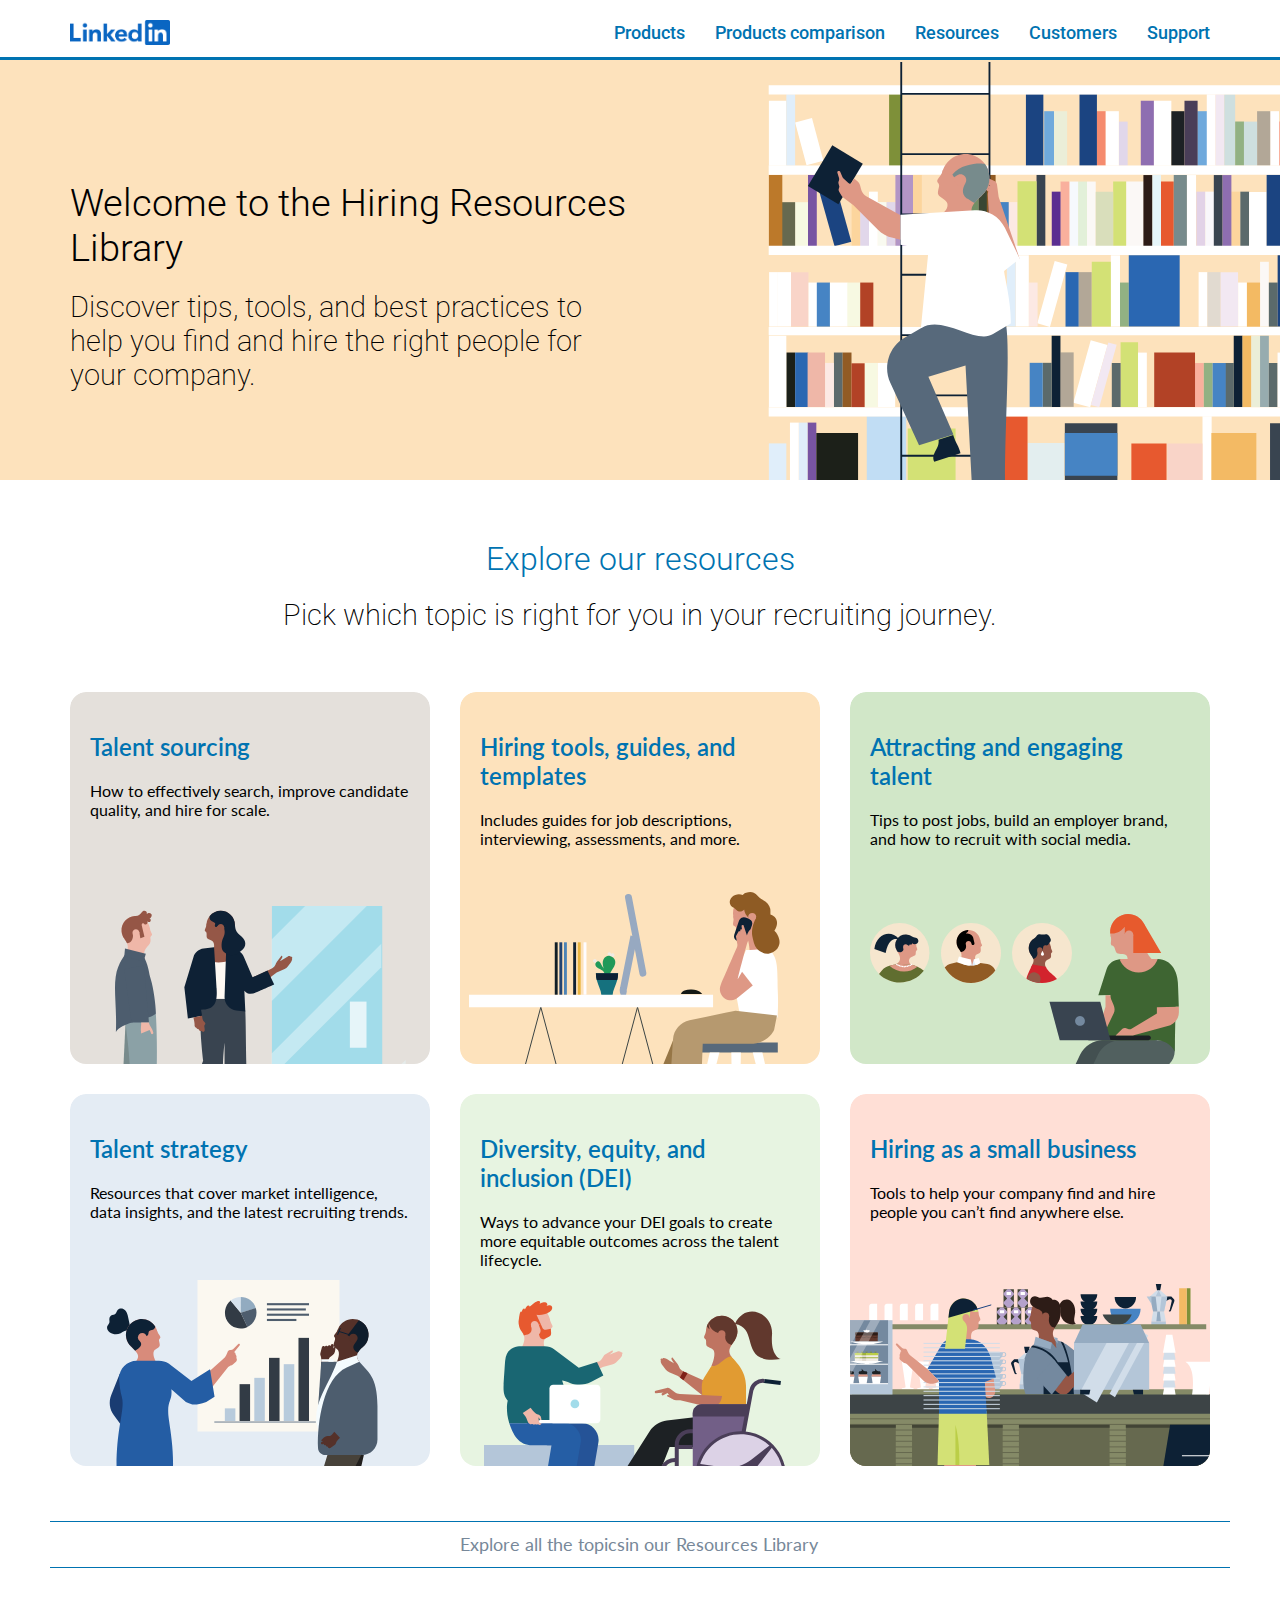
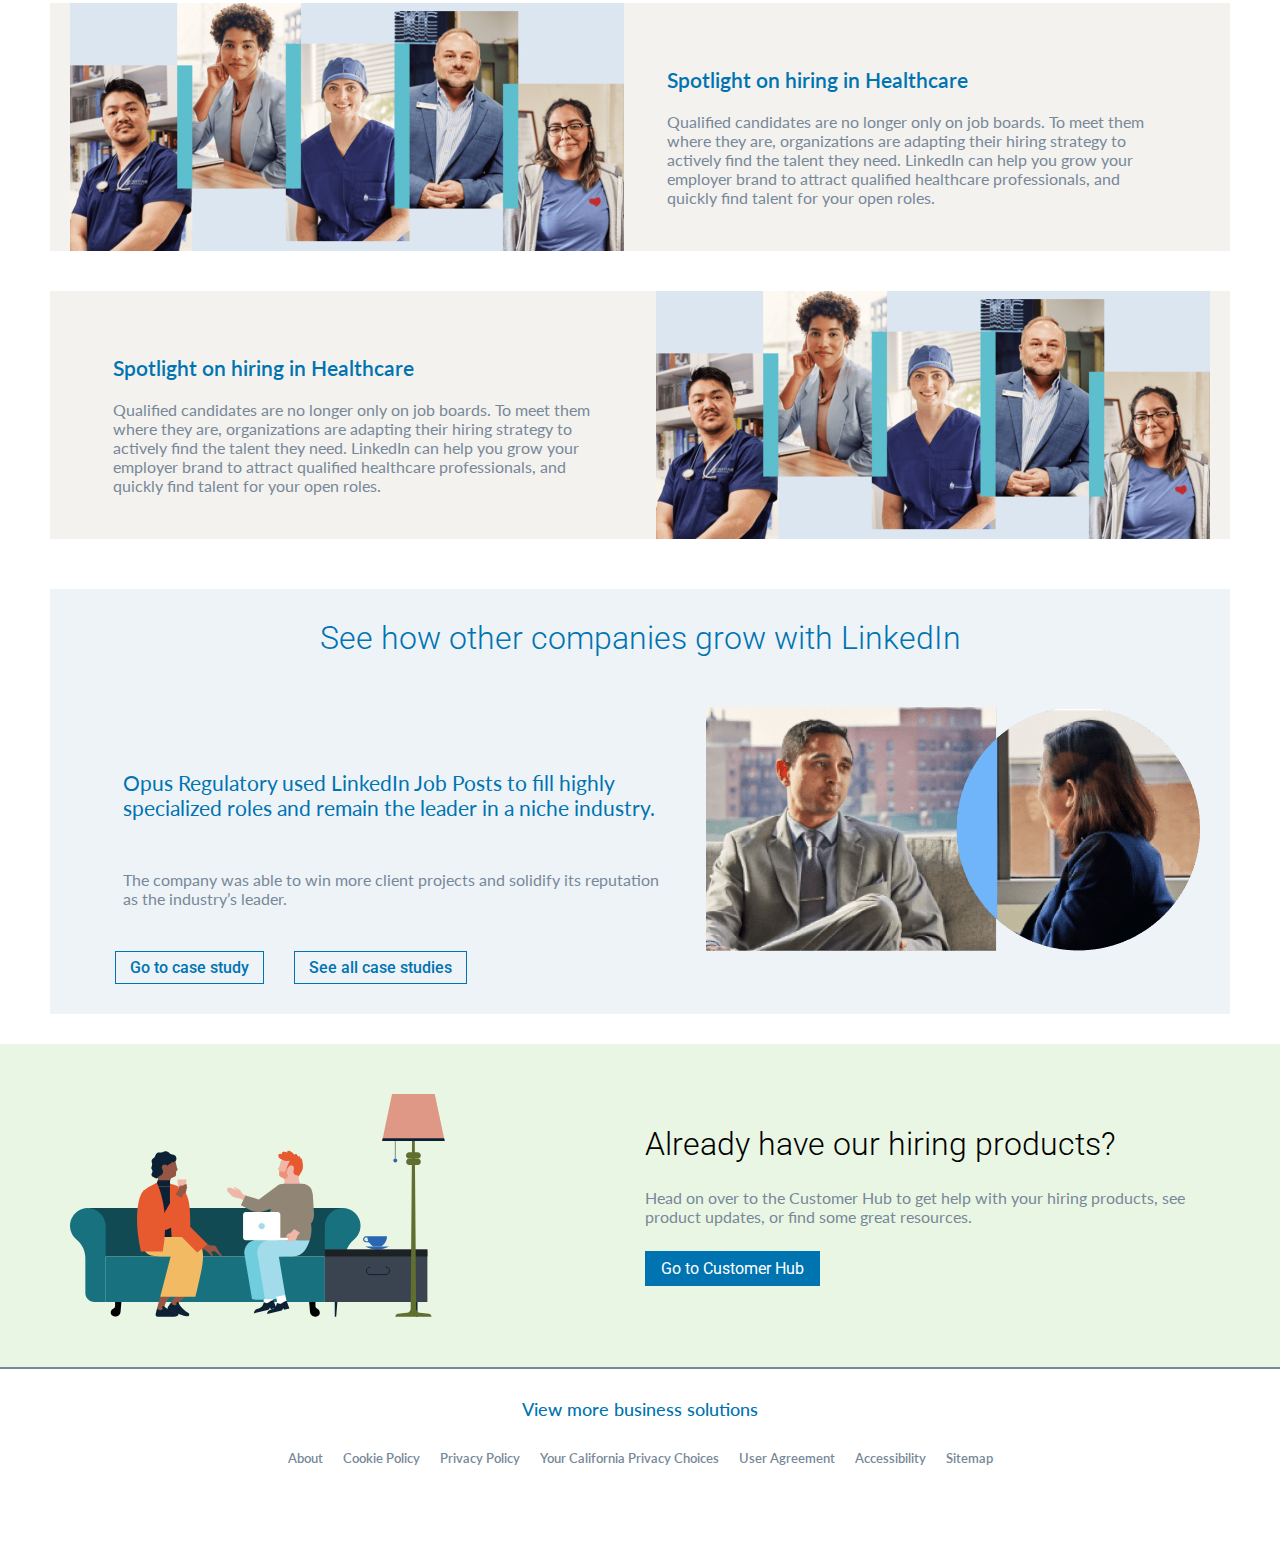
<file: LinkdeinPage/index.html>
<!DOCTYPE html>
<html lang="en">
  <head>
    <meta charset="UTF-8" />
    <meta name="viewport" content="width=device-width, initial-scale=1.0" />
    <title>Linkdein Page</title>
    <link
      rel="stylesheet"
      href="https://cdnjs.cloudflare.com/ajax/libs/font-awesome/6.5.2/css/all.min.css"
      integrity="sha512-SnH5WK+bZxgPHs44uWIX+LLJAJ9/2PkPKZ5QiAj6Ta86w+fsb2TkcmfRyVX3pBnMFcV7oQPJkl9QevSCWr3W6A=="
      crossorigin="anonymous"
      referrerpolicy="no-referrer"
    />
    <link rel="stylesheet" href="style.css" />
  </head>

  <body>
    <nav>
      <div class="container flex main-nav">
        <img src="./images/logo.png" alt="" />

        <div class="links flex">
          <a href="#" class="hover-link">Products</a>
          <a href="#" class="hover-link">Products comparison</a>
          <a href="#" class="hover-link">Resources</a>
          <a href="#" class="hover-link">Customers</a>
          <a href="#" class="hover-link">Support</a>
        </div>
      </div>
    </nav>

    <!-- Main Section -->
    <section class="main-section">
      <div class="container">
        <div class="text flex text-section">
          <h1>Welcome to the Hiring Resources Library</h1>
          <p>
            Discover tips, tools, and best practices to help you find and hire
            the right people for your company.
          </p>
        </div>
      </div>
    </section>

    <section class="sub-section">
      <div class="container">
        <div class="sub-text flex">
          <h2>Explore our resources</h2>
          <p>Pick which topic is right for you in your recruiting journey.</p>
        </div>
      </div>
    </section>

    <section class="card-section">
      <div class="container flex card-container">
        <div class="card-body">
          <div class="image-container">
            <img src="./images/1.svg" alt="img" />
            <div class="img-overlay">
              <a href="#">
                <h3>Talent sourcing</h3>
              </a>
              <p>
                How to effectively search, improve candidate quality, and hire
                for scale.
              </p>
            </div>
          </div>
        </div>

        <div class="card-body">
          <div class="image-container">
            <img src="./images/2.svg" alt="img" />
            <div class="img-overlay">
              <a href="#">
                <h3>Hiring tools, guides, and templates</h3>
              </a>
              <p>
                Includes guides for job descriptions, interviewing, assessments,
                and more.
              </p>
            </div>
          </div>
        </div>

        <div class="card-body">
          <div class="image-container">
            <img src="./images/3.svg" alt="img" />
            <div class="img-overlay">
              <a href="#">
                <h3>Attracting and engaging talent</h3>
              </a>
              <p>
                Tips to post jobs, build an employer brand, and how to recruit
                with social media.
              </p>
            </div>
          </div>
        </div>

        <div class="card-body">
          <div class="image-container">
            <img src="./images/4.svg" alt="img" />
            <div class="img-overlay">
              <a href="#">
                <h3>Talent strategy</h3>
              </a>
              <p>
                Resources that cover market intelligence, data insights, and the
                latest recruiting trends.
              </p>
            </div>
          </div>
        </div>

        <div class="card-body">
          <div class="image-container">
            <img src="./images/5.svg" alt="img" />
            <div class="img-overlay">
              <a href="#">
                <h3>Diversity, equity, and inclusion (DEI)</h3>
              </a>
              <p>
                Ways to advance your DEI goals to create more equitable outcomes
                across the talent lifecycle.
              </p>
            </div>
          </div>
        </div>

        <div class="card-body">
          <div class="image-container">
            <img src="./images/6.svg" alt="img" />
            <div class="img-overlay">
              <a href="#">
                <h3>Hiring as a small business</h3>
              </a>
              <p>
                Tools to help your company find and hire people you can’t find
                anywhere else.
              </p>
            </div>
          </div>
        </div>
      </div>
    </section>

    <section class="explore">
      <div class="container sub-explore">
        <p>
          Explore all the topicsin our Resources Library
          <i class="fa-solid fa-angle-down"></i>
        </p>
      </div>
    </section>

    <section class="feature-section">
      <div class="container section-container flex">
        <div class="left">
          <img src="./images/f1.jpg" alt="" />
        </div>
        <div class="right">
          <h2>Spotlight on hiring in Healthcare</h2>
          <p>
            Qualified candidates are no longer only on job boards. To meet them
            where they are, organizations are adapting their hiring strategy to
            actively find the talent they need. LinkedIn can help you grow your
            employer brand to attract qualified healthcare professionals, and
            quickly find talent for your open roles.
          </p>
        </div>
      </div>
    </section>

    <section class="feature-section">
      <div
        class="container section-container flex"
        style="flex-direction: row-reverse"
      >
        <div class="left">
          <img src="./images/f1.jpg" alt="" />
        </div>
        <div class="right">
          <h2>Spotlight on hiring in Healthcare</h2>
          <p>
            Qualified candidates are no longer only on job boards. To meet them
            where they are, organizations are adapting their hiring strategy to
            actively find the talent they need. LinkedIn can help you grow your
            employer brand to attract qualified healthcare professionals, and
            quickly find talent for your open roles.
          </p>
        </div>
      </div>
    </section>

    <section class="companies-growth">
      <div class="container companies-container">
        <h2>See how other companies grow with LinkedIn</h2>
        <div class="companies-sub flex" style="flex-direction: row-reverse">
          <div class="left">
            <img src="./images/f3.png" alt="" />
          </div>
          <div class="right">
            <h2>
              Opus Regulatory used LinkedIn Job Posts to fill highly specialized
              roles and remain the leader in a niche industry.
            </h2>
            <p>
              The company was able to win more client projects and solidify its
              reputation as the industry’s leader.
            </p>
          </div>
        </div>

        <div class="case-study flex">
          <a href="#" class="study">Go to case study</a>
          <a href="#">See all case studies</a>
        </div>
      </div>
    </section>

    <footer class="footer">
      <div class="container flex footer-flex">
        <img src="./images/f4.svg" alt="" />
        <div class="footer-text flex">
          <h2>Already have our hiring products?</h2>
          <p>
            Head on over to the Customer Hub to get help with your hiring
            products, see product updates, or find some great resources.
          </p>
          <a href="#">Go to Customer Hub</a>
        </div>
      </div>
    </footer>

    <footer class="sub-footer">
      <div class="container flex footer-link">
        <a href="#">View more business solutions </a>

        <div class="hover-link flex">
          <a href="#" class="term">About</a>
          <a href="#" class="term">Cookie Policy</a>
          <a href="#" class="term">Privacy Policy</a>
          <a href="#" class="term">Your California Privacy Choices</a>
          <a href="#" class="term">User Agreement</a>
          <a href="#" class="term">Accessibility</a>
          <a href="#" class="term">Sitemap</a>
        </div>

        <div class="icons flex">
          <a href="">
            <i class="fa-brands fa-twitter"></i>
          </a>
          <a href="">
            <i class="fa-brands fa-facebook-f"></i>
          </a>
          <a href="">
            <i class="fa-brands fa-instagram"></i>
          </a>
          <a href="">
            <i class="fa-brands fa-discord"></i>
          </a>
          <a href="">
            <i class="fa-brands fa-youtube"></i>
          </a>
        </div>
      </div>
    </footer>
  </body>
</html>
</file>
<file: LinkdeinPage/style.css>
@import url("https://fonts.googleapis.com/css2?family=Roboto:ital,wght@0,100;0,300;0,400;0,500;0,700;0,900;1,100;1,300;1,400;1,500;1,700;1,900&display=swap");

@import url("https://fonts.googleapis.com/css2?family=Poppins:ital,wght@0,100;0,200;0,300;0,400;0,500;0,600;0,700;0,800;0,900;1,100;1,200;1,300;1,400;1,500;1,600;1,700;1,800;1,900&family=Roboto:ital,wght@0,100;0,300;0,400;0,500;0,700;0,900;1,100;1,300;1,400;1,500;1,700;1,900&display=swap");

@import url("https://fonts.googleapis.com/css2?family=Lato:ital,wght@0,100;0,300;0,400;0,700;0,900;1,100;1,300;1,400;1,700;1,900&display=swap");

* {
  margin: 0;
  padding: 0;
  box-sizing: border-box;
}
html,
body {
  width: 100%;
  height: 100%;
}

body {
  font-family: "Roboto", sans-serif;
}

:root {
  --allheading-color: #0073b1;
  --content-color: #000;
  --padding-right-left: 20px;
}

/* utility class */

h1 {
  font-size: 2.2rem;
}

h2 {
  font-size: 2rem;
  color: var(--allheading-color);
}

p {
  font-size: 1.8rem;
  font-family: "Roboto", sans-serif;
  color: var(--content-color);
}

.container {
  max-width: 1180px;
  margin-inline: auto;
  padding-inline: var(--padding-right-left);
}

.flex {
  display: flex;
  align-items: center;
}

a {
  text-decoration: none;
  color: var(--allheading-color);
  font-size: 1.1rem;
  font-weight: 500;
}

/* manin-nav */
nav {
  padding: 20px var(--padding-right-left);
  border-bottom: 3px solid var(--allheading-color);
  position: fixed;
  width: 100%;
  background-color: #fff;
  z-index: 99;
  height: 60px;
  top: 0;
}
.main-nav {
  justify-content: space-between;
}

.main-nav img {
  height: 25px;
}

.main-nav .links {
  gap: 30px;
  justify-content: flex-end;
}

.links .hover-link:hover {
  text-decoration: underline var(--allheading-color);
}

.main-section {
  background-image: url(./images/main.svg);
  background-size: cover;
  background-position: center;
  height: 420px;
  padding: 20px var(--padding-right-left);
  margin-top: 60px;
}

.text-section {
  flex-direction: column;
  align-items: flex-start;
  width: 50%;
}

.text-section h1 {
  font-weight: 300;
  font-size: 3vw;
  margin-top: 100px;
  font-family: "Roboto", sans-serif;
}

.text-section p {
  font-weight: 200;
  margin-top: 20px;
}

.sub-section {
  padding: 20px var(--padding-right-left);
}

.sub-text {
  flex-direction: column;
}

.sub-text h2 {
  font-weight: 300;
  margin-top: 40px;
}

.sub-text p {
  font-weight: 200;
  margin-top: 20px;
}

.card-section {
  padding: 40px 0;
}

.card-body {
  position: relative;
  overflow: hidden; /* Ensure the overlay stays within the image bounds */
}

.card-container {
  flex-wrap: wrap;
  justify-content: space-between;
  gap: 30px;
}

.image-container {
  position: relative;
}

.image-container img {
  width: 100%;
  height: auto;
  display: block;
}

.img-overlay {
  position: absolute;
  top: 0;
  left: 0;
  width: 100%;
  height: 100%;
  display: flex;
  flex-direction: column;
  justify-content: start;
  align-items: flex-start;
  padding: 20px;
}

.img-overlay h3 {
  margin-top: 20px;
  margin-bottom: 20px;
  font-size: 1.5rem;
  font-weight: 600;
  font-family: "Lato", sans-serif;
}

.img-overlay a:hover {
  text-decoration: underline var(--allheading-color);
}

.img-overlay p {
  font-size: 1rem;
  text-align: start;
  font-weight: 400;
  font-family: "Lato", sans-serif;
}

.explore {
  padding: 15px 0;
}

.sub-explore {
  padding: 12px 0;
  text-align: center;
  border-bottom: 1px solid var(--allheading-color);
  border-top: 1px solid var(--allheading-color);
  justify-content: center;
}

.sub-explore p {
  font-size: 1.1rem;
  font-family: "Lato", sans-serif;
  color: lightslategray;
  cursor: pointer;
}

.sub-explore p:hover {
  color: var(--allheading-color);
}

.sub-explore p i {
  margin-left: 3px;
}

.feature-section {
  padding: 20px;
}

.section-container {
  background-color: #f3f2ef;
}

.left img {
  display: block;
}
.right {
  padding: 43px;
}

.right h2 {
  margin-top: 20px;
  margin-bottom: 20px;
  font-size: 1.3rem;
  font-weight: 600;
  font-family: "Lato", sans-serif;
}

.right h2:hover {
  text-decoration: underline var(--allheading-color);
}

.right p {
  font-size: 1rem;
  text-align: start;
  font-weight: 400;
  font-family: "Lato", sans-serif;
  color: lightslategray;
}

.companies-growth {
  padding: 30px var(--padding-right-left);
}

.companies-container {
  background-color: #eef3f8;
  padding: 30px;
}

.companies-container h2 {
  text-align: center;
  font-weight: 300;
  margin-bottom: 50px;
}
.companies-sub {
  margin-top: 20px;
}
.companies-sub h2 {
  text-align: start;
  font-weight: 400;
}

.companies-sub h2:hover {
  text-decoration: none;
}

.case-study {
  gap: 30px;
  margin-left: 35px;
}

.case-study a {
  padding: 6px 14px;
  border: 1px solid var(--allheading-color);
  font-size: 1rem;
  transition: all 0.2s ease-in-out;
}

.case-study a:hover {
  background-color: #d0e9f6;
}

.footer {
  background-color: #eaf6e4;
  padding: 50px var(--padding-right-left);
}
.footer-flex {
  gap: 200px;
}

.footer-text {
  flex-direction: column;
  align-items: flex-start;
  gap: 25px;
}

.footer-text h2 {
  color: #000;
  font-weight: 300;
}
.footer-text p {
  font-size: 1rem;
  font-weight: 400;
  font-family: "Lato", sans-serif;
  color: lightslategray;
}

.footer-text a {
  padding: 8px 16px;
  background-color: #0073b1;
  color: #fff;
  font-size: 1rem;
  font-weight: 400;
}

.sub-footer {
  border-top: 2px solid lightslategray;
  padding: 30px var(--padding-right-left) 0;
}

.footer-link {
  flex-direction: column;
  gap: 30px;
}
.footer-link a {
  font-size: 1.1rem;
  font-family: "Lato", sans-serif;
}

.footer-link .hover-link {
  gap: 20px;
}

.footer-link .hover-link a {
  font-size: 0.8rem;
  color: lightslategray;
  font-family: "Lato", sans-serif;
  font-weight: 600;
}

.footer-link .hover-link a:hover {
  text-decoration: underline lightslategray;
}

.icons {
  justify-content: center;
  gap: 40px;
  margin-bottom: 50px;
}

.icons a {
  color: lightslategray;
}
</file>
